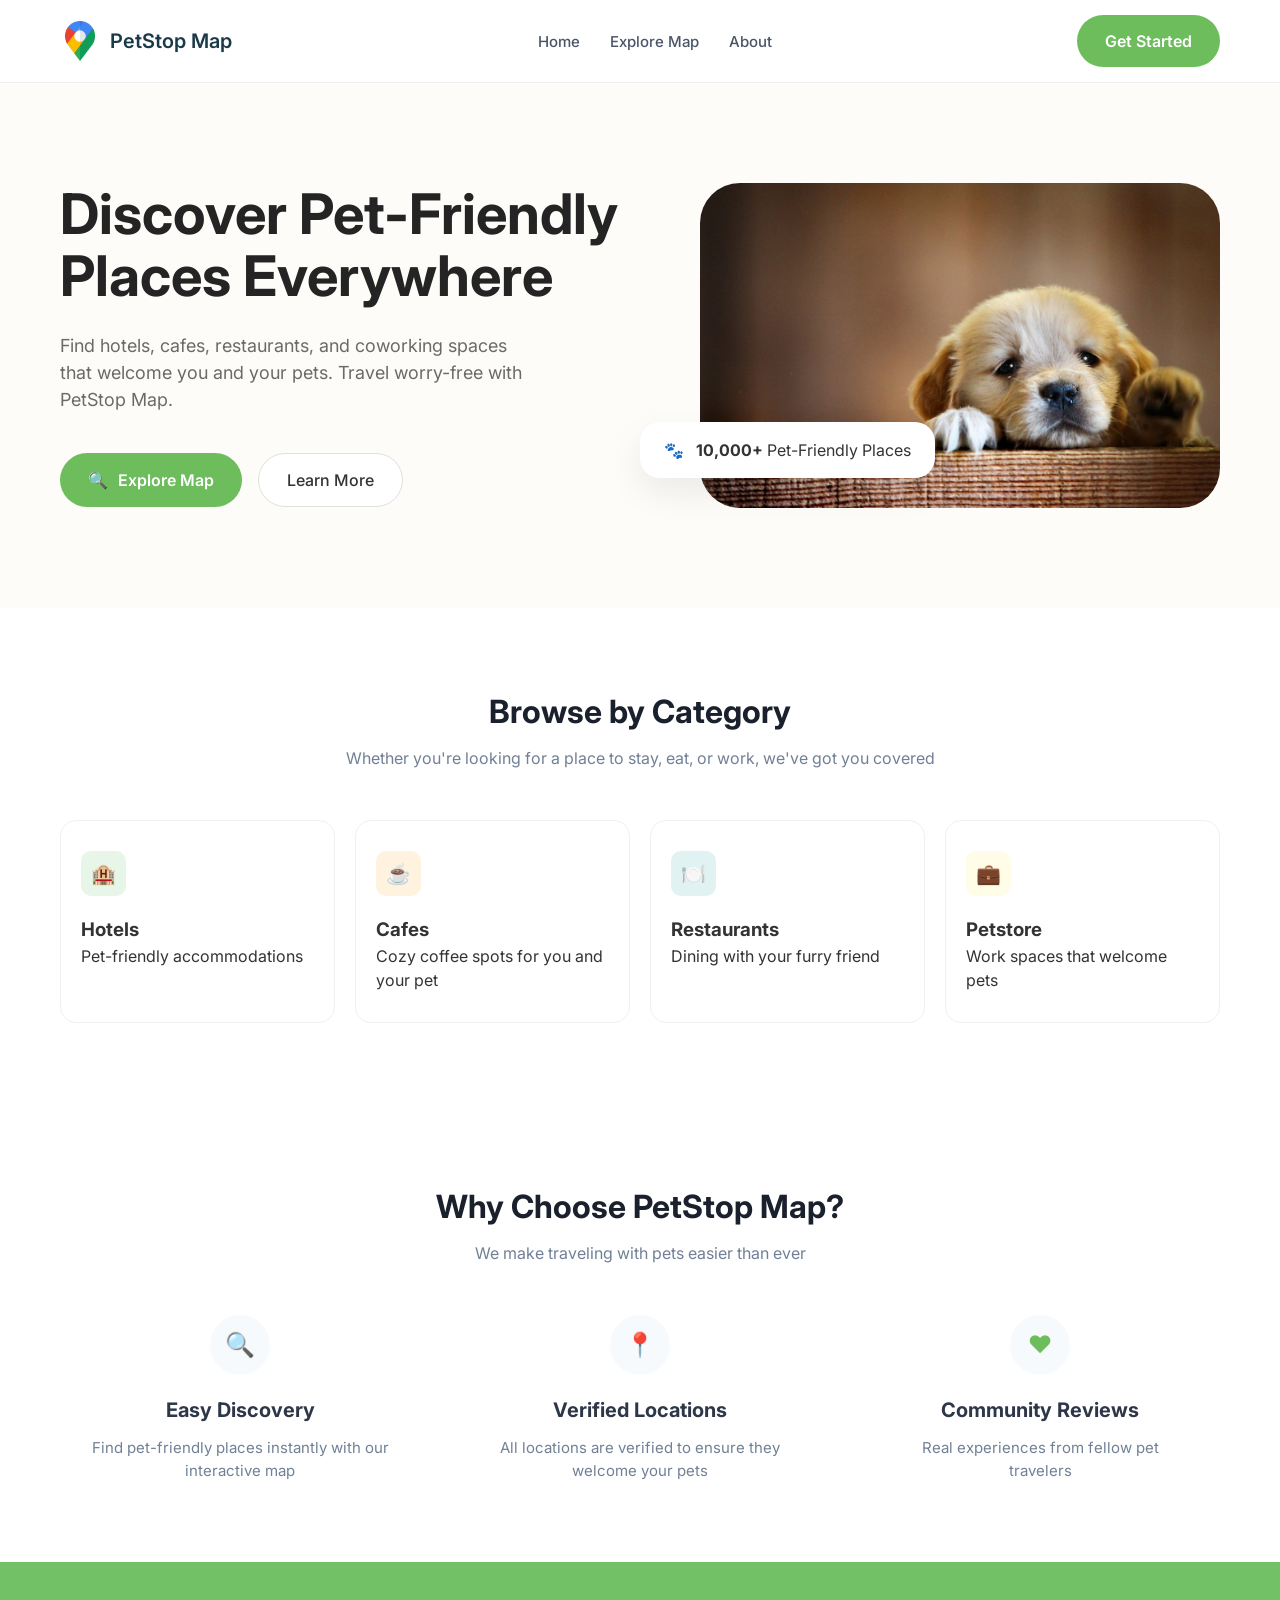
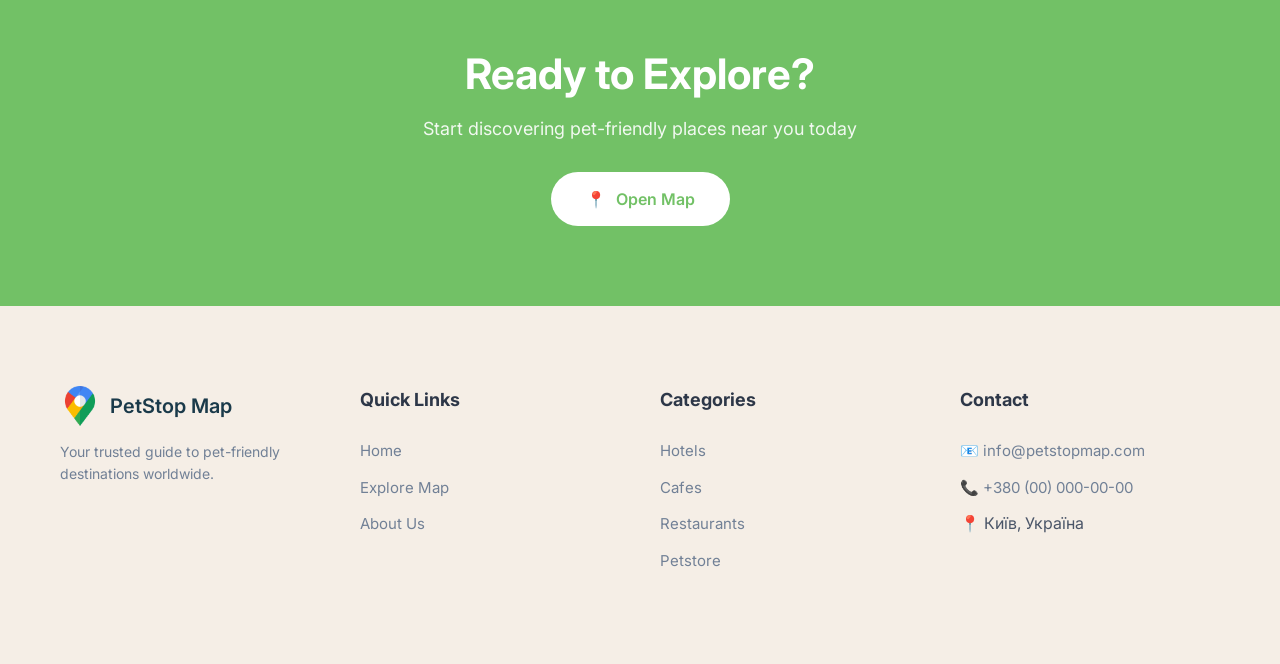
<file: index.html>
<!DOCTYPE html>
<html lang="en">
<head>
    <meta charset="UTF-8">
    <meta name="viewport" content="width=device-width, initial-scale=1.0">
    <title>PetStopMap</title>
    <link rel="stylesheet" href="styles.css" />
</head>
<body>
    <header>
        <div class="container">
            <div class="logo">
                <img src="logo.png" alt="logo">
                <h2>PetStop Map</h2>
            </div>

            <nav class="menu">
                <ul>
                    <li><a href="index.html">Home</a></li>
                    <li><a href="map1.html">Explore Map</a></li>
                    <li><a href="about.html">About</a></li>
                </ul>
            </nav>

            <a href="map1.html" class="btn btn-green">Get Started</a>
        </div>
    </header>

    <section class="hero">
        <div class="container hero-inner">
            <div class="hero-content">
                <h1>Discover Pet-Friendly Places Everywhere</h1>
                <p>Find hotels, cafes, restaurants, and coworking spaces that welcome you and your pets. Travel worry-free with PetStop Map.</p>
                
                <div class="hero-btns">
                    <a href="map1.html" class="btn btn-green">
                        <span class="icon">🔍</span> Explore Map
                    </a>
                    
                    <a href="about.html" class="btn btn-outline">Learn More</a>
                </div>
            </div>

            <div class="hero-image-container">
                <img src="main.jpg" alt="Corgi" class="main-img">
                
                <div class="stat-card">
                    <div class="stat-icon">🐾</div>
                    <div class="stat-text">
                        <strong>10,000+</strong>
                        <span>Pet-Friendly Places</span>
                    </div>
                </div>
            </div>
        </div>
    </section>



<section class="categories">
    <div class="container">
        <div class="section-header">
            <h2>Browse by Category</h2>
            <p>Whether you're looking for a place to stay, eat, or work, we've got you covered</p>
        </div>

        <div class="category-grid">
            <a href="map1.html?type=hotel" class="category-card">
                <div class="icon-box green-bg">🏨</div>
                <h3>Hotels</h3>
                <p>Pet-friendly accommodations</p>
            </a>
            <a href="map1.html?type=cafe" class="category-card">
                <div class="icon-box orange-bg">☕</div>
                <h3>Cafes</h3>
                <p>Cozy coffee spots for you and your pet</p>
            </a>
            <a href="map1.html?type=restaurant" class="category-card">
                <div class="icon-box teal-bg">🍽️</div>
                <h3>Restaurants</h3>
                <p>Dining with your furry friend</p>
            </a>
            <a href="map1.html?type=petstore" class="category-card">
                <div class="icon-box yellow-bg">💼</div>
                <h3>Petstore</h3>
                <p>Work spaces that welcome pets</p>
            </a>
        </div>
    </div>
</section>

<section class="features">
    <div class="container">
        <div class="section-header">
            <h2>Why Choose PetStop Map?</h2>
            <p>We make traveling with pets easier than ever</p>
        </div>

        <div class="features-grid">
            <div class="feature-item">
                <div class="circle-icon">🔍</div>
                <h4>Easy Discovery</h4>
                <p>Find pet-friendly places instantly with our interactive map</p>
            </div>
            <div class="feature-item">
                <div class="circle-icon">📍</div>
                <h4>Verified Locations</h4>
                <p>All locations are verified to ensure they welcome your pets</p>
            </div>
            <div class="feature-item">
                <div class="circle-icon">❤️</div>
                <h4>Community Reviews</h4>
                <p>Real experiences from fellow pet travelers</p>
            </div>
        </div>
    </div>
</section>

<section class="cta-section">
    <div class="container">
        <h2>Ready to Explore?</h2>
        <p>Start discovering pet-friendly places near you today</p>
        <a href="map1.html" class="btn-white-round">
            <span class="icon">📍</span> Open Map
        </a>
    </div>
</section>

<footer>
    <div class="container">
        <div class="footer-inner">
            <div class="footer-col">
                <div class="logo">
                    <img src="logo.png" alt="logo">
                    <h2>PetStop Map</h2>
                </div>
                <p class="footer-desc">Your trusted guide to pet-friendly destinations worldwide.</p>
            </div>

            <div class="footer-col">
                <h4>Quick Links</h4>
                <ul>
                    <li><a href="index.html">Home</a></li>
                    <li><a href="map1.html">Explore Map</a></li>
                    <li><a href="about.html">About Us</a></li>
                </ul>
            </div>

            <div class="footer-col">
                <h4>Categories</h4>
                <ul>
                    <li><a href="map1.html?type=hotel">Hotels</a></li>
                    <li><a href="map1.html?type=cafe">Cafes</a></li>
                    <li><a href="map1.html?type=restaurant">Restaurants</a></li>
                    <li><a href="map1.html?type=petstore">Petstore</a></li>
                </ul>
            </div>

            <div class="footer-col">
    <h4>Contact</h4>
    <ul class="footer-links">
        <li>
            <a href="mailto:info@petstopmap.com">
                <span class="icon">📧</span> info@petstopmap.com
            </a>
        </li>
        <li>
            <a href="tel:+380000000000">
                <span class="icon">📞</span> +380 (00) 000-00-00
            </a>
        </li>
        <li>
            <span class="icon">📍</span> Київ, Україна
        </li>
    </ul>
</div>
</body>
</html>
</file>
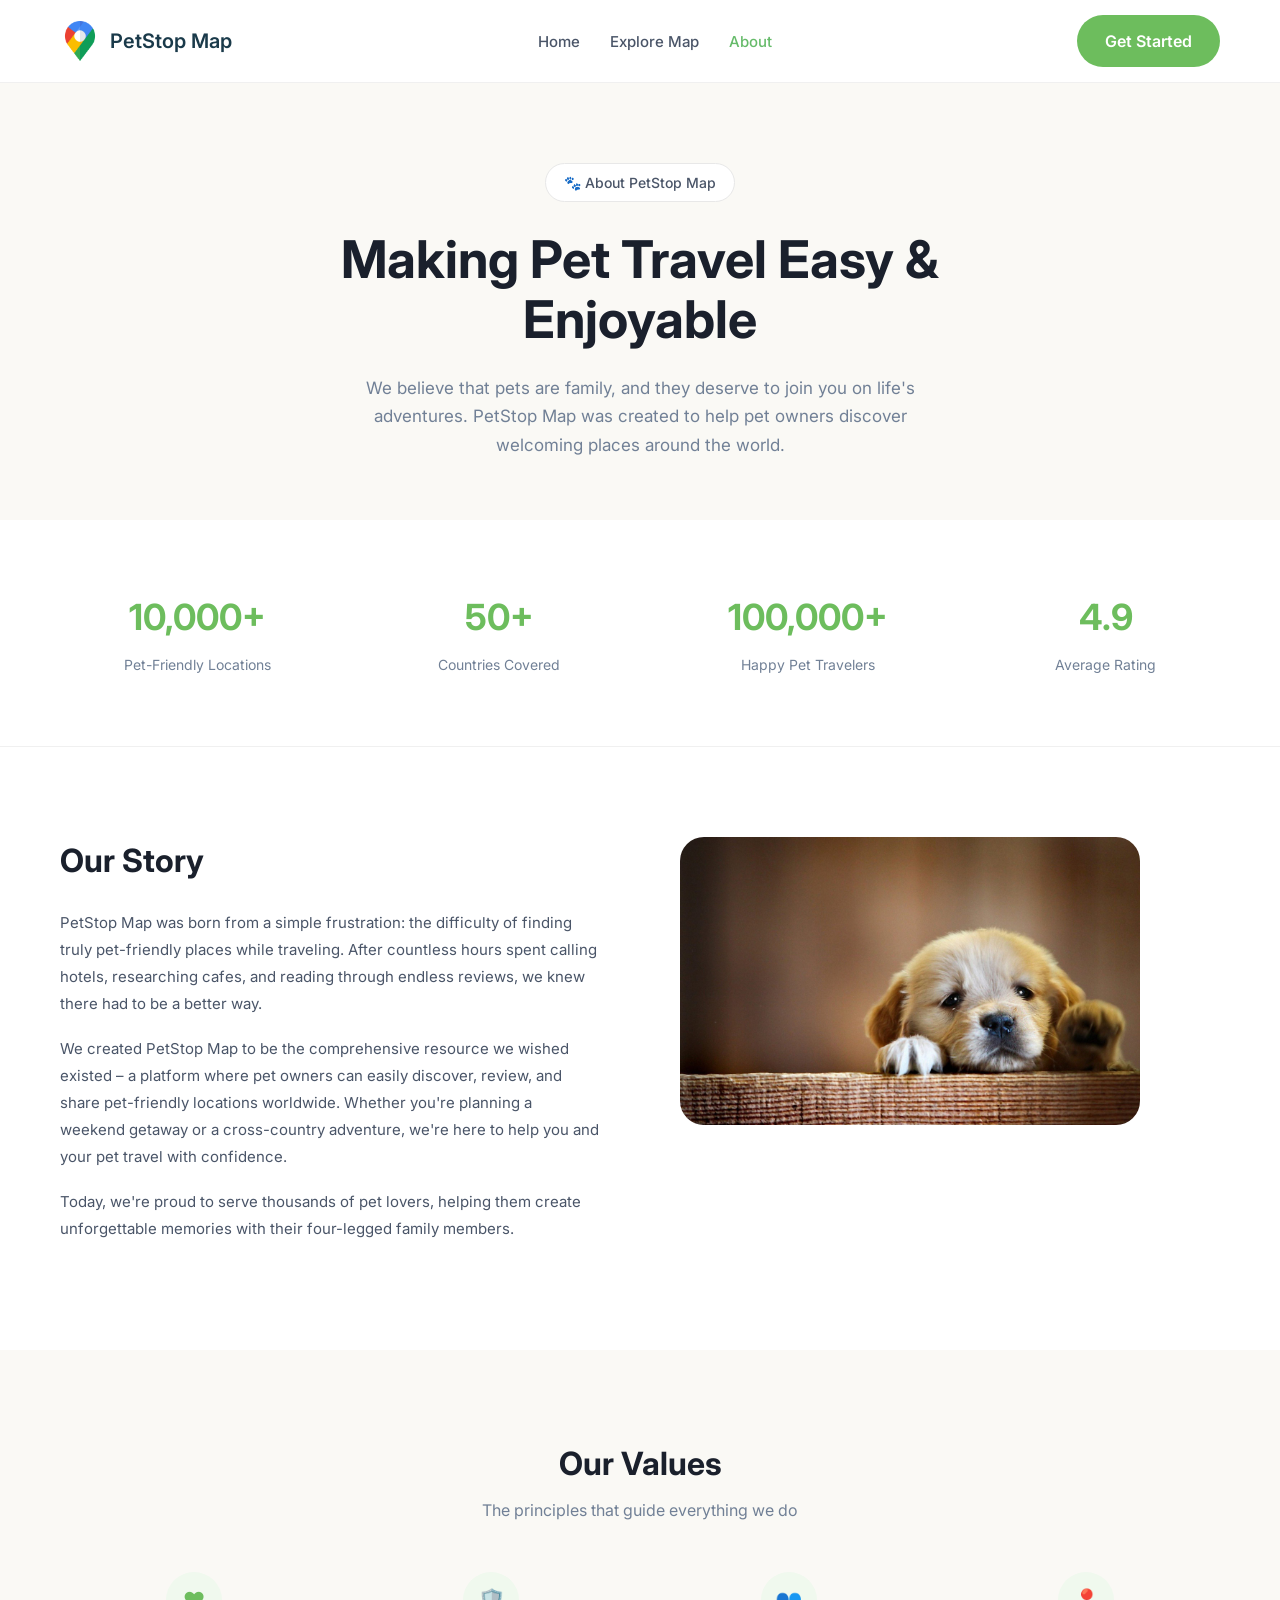
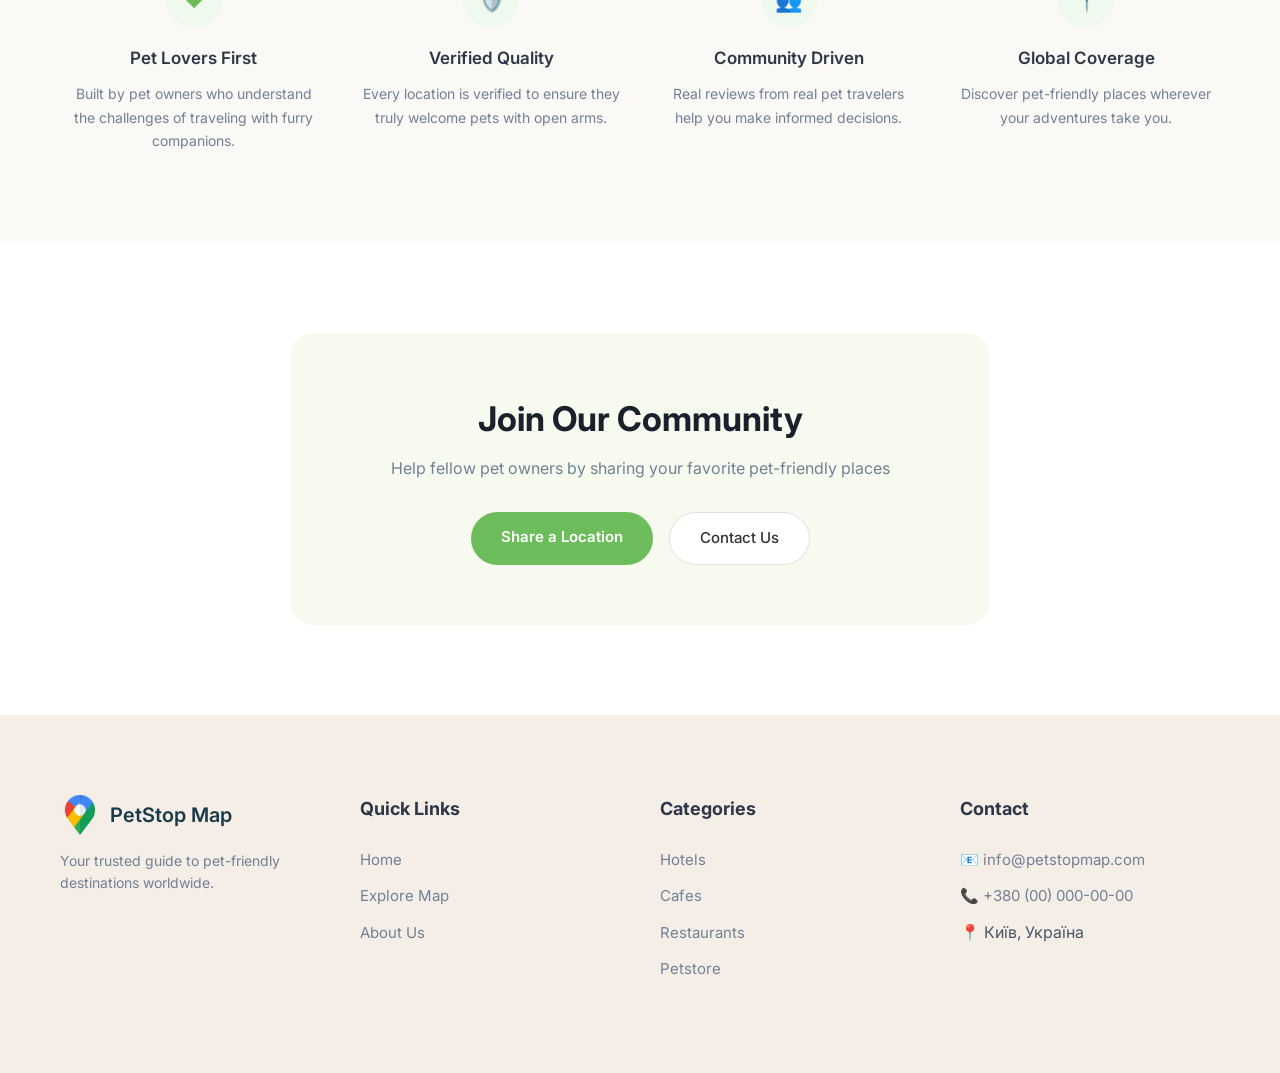
<file: about.html>
<!DOCTYPE html>
<html lang="en">
<head>
    <meta charset="UTF-8">
    <meta name="viewport" content="width=device-width, initial-scale=1.0">
    <title>About — PetStop Map</title>
    <link rel="stylesheet" href="styles.css" />
</head>
<body>

    <!-- хедер в.н. -->
    <header>
        <div class="container">
            <div class="logo">
                <img src="logo.png" alt="logo">
                <h2>PetStop Map</h2>
            </div>

            <nav class="menu">
                <ul>
                    <li><a href="index.html">Home</a></li>
                    <li><a href="map1.html">Explore Map</a></li>
                    <li><a href="about.html" class="active">About</a></li>
                </ul>
            </nav>

            <a href="map1.html" class="btn btn-green">Get Started</a>
        </div>
    </header>

    <!-- HERO -->
    <section class="about-hero">
        <div class="container">
            <div class="about-badge">
                🐾 About PetStop Map
            </div>
            <h1>Making Pet Travel Easy &amp; Enjoyable</h1>
            <p>We believe that pets are family, and they deserve to join you on life's adventures. PetStop Map was created to help pet owners discover welcoming places around the world.</p>
        </div>
    </section>

    <!-- STATS -->
    <section class="stats-section">
        <div class="container">
            <div class="stats-grid">
                <div class="stat-item">
                    <span class="stat-number">10,000+</span>
                    <span class="stat-label">Pet-Friendly Locations</span>
                </div>
                <div class="stat-item">
                    <span class="stat-number">50+</span>
                    <span class="stat-label">Countries Covered</span>
                </div>
                <div class="stat-item">
                    <span class="stat-number">100,000+</span>
                    <span class="stat-label">Happy Pet Travelers</span>
                </div>
                <div class="stat-item">
                    <span class="stat-number">4.9</span>
                    <span class="stat-label">Average Rating</span>
                </div>
            </div>
        </div>
    </section>

    <!-- OUR STORY -->
    <section class="story-section">
        <div class="container">
            <div class="story-inner">
                <div class="story-content">
                    <h2>Our Story</h2>
                    <p>PetStop Map was born from a simple frustration: the difficulty of finding truly pet-friendly places while traveling. After countless hours spent calling hotels, researching cafes, and reading through endless reviews, we knew there had to be a better way.</p>
                    <p>We created PetStop Map to be the comprehensive resource we wished existed – a platform where pet owners can easily discover, review, and share pet-friendly locations worldwide. Whether you're planning a weekend getaway or a cross-country adventure, we're here to help you and your pet travel with confidence.</p>
                    <p>Today, we're proud to serve thousands of pet lovers, helping them create unforgettable memories with their four-legged family members.</p>
                </div>
                <div class="story-image">
                    <img src="main.jpg" alt="Happy dog at a pet-friendly cafe">
                </div>
            </div>
        </div>
    </section>

    <!-- VALUES -->
    <section class="values-section">
        <div class="container">
            <div class="section-header">
                <h2>Our Values</h2>
                <p>The principles that guide everything we do</p>
            </div>

            <div class="values-grid">
                <div class="value-item">
                    <div class="value-icon">❤️</div>
                    <h4>Pet Lovers First</h4>
                    <p>Built by pet owners who understand the challenges of traveling with furry companions.</p>
                </div>
                <div class="value-item">
                    <div class="value-icon">🛡️</div>
                    <h4>Verified Quality</h4>
                    <p>Every location is verified to ensure they truly welcome pets with open arms.</p>
                </div>
                <div class="value-item">
                    <div class="value-icon">👥</div>
                    <h4>Community Driven</h4>
                    <p>Real reviews from real pet travelers help you make informed decisions.</p>
                </div>
                <div class="value-item">
                    <div class="value-icon">📍</div>
                    <h4>Global Coverage</h4>
                    <p>Discover pet-friendly places wherever your adventures take you.</p>
                </div>
            </div>
        </div>
    </section>

    <!-- JOIN COMMUNITY -->
    <section class="join-section">
        <div class="container">
            <div class="join-card">
                <h2>Join Our Community</h2>
                <p>Help fellow pet owners by sharing your favorite pet-friendly places</p>
                <div class="join-btns">
                    <a href="map1.html" class="btn-green-round">Share a Location</a>
                    <a href="about.html" class="btn-outline-round">Contact Us</a>
                </div>
            </div>
        </div>
    </section>

    <!-- футер н.ч. -->
    <footer>
        <div class="container">
            <div class="footer-inner">
                <div class="footer-col">
                    <div class="logo">
                        <img src="logo.png" alt="logo">
                        <h2>PetStop Map</h2>
                    </div>
                    <p class="footer-desc">Your trusted guide to pet-friendly destinations worldwide.</p>
                </div>

                <div class="footer-col">
                    <h4>Quick Links</h4>
                    <ul>
                        <li><a href="index.html">Home</a></li>
                        <li><a href="map1.html">Explore Map</a></li>
                        <li><a href="about.html">About Us</a></li>
                    </ul>
                </div>

                <div class="footer-col">
                <h4>Categories</h4>
                <ul>
                    <li><a href="map1.html?type=hotel">Hotels</a></li>
                    <li><a href="map1.html?type=cafe">Cafes</a></li>
                    <li><a href="map1.html?type=restaurant">Restaurants</a></li>
                    <li><a href="map1.html?type=petstore">Petstore</a></li>
                </ul>
            </div>

                <div class="footer-col">
    <h4>Contact</h4>
    <ul class="footer-links">
        <li>
            <a href="mailto:info@petstopmap.com">
                <span class="icon">📧</span> info@petstopmap.com
            </a>
        </li>
        <li>
            <a href="tel:+380000000000">
                <span class="icon">📞</span> +380 (00) 000-00-00
            </a>
        </li>
        <li>
            <span class="icon">📍</span> Київ, Україна
        </li>
    </ul>
</div>
</body>
</html>
</file>
<file: styles.css>
/* Підключення шрифту */
@import url('https://fonts.googleapis.com/css2?family=Inter:wght@400;500;600;700&display=swap');

* {
    box-sizing: border-box;
    margin: 0;
    padding: 0;
}

body {
    font-family: 'Inter', sans-serif;
    background-color: #ffffff;
    color: #333;
    line-height: 1.5;
}

/* --- ГЛОБАЛЬНИЙ КОНТЕЙНЕР --- */
.container {
    max-width: 1200px; 
    margin: 0 auto;
    padding: 0 20px;
}

/* --- HEADER --- */
header {
    border-bottom: 1px solid #f0f0f0; 
}

header .container {
    display: flex; 
    align-items: center;
    justify-content: space-between;
    padding: 15px 20px;
}

.logo {
    display: flex;
    align-items: center;
    gap: 10px;
}

.logo img {
    height: 40px; 
    width: auto;
}

.logo h2 {
    font-size: 20px;
    font-weight: 600;
    color: #1a3a4a;
}

.menu ul {
    display: flex;
    gap: 30px;
    list-style: none;
}

.menu ul li a {
    text-decoration: none;
    color: #4a5568; 
    font-size: 15px;
    font-weight: 500;
    transition: 0.2s;
}

.menu ul li a:hover, .menu ul li a.active {
    color: #66bb6a;
}

/* --- HERO SECTION --- */
.hero {
    padding: 100px 0; 
    background-color: #fdfcf9; 
}

.hero-inner {
    display: flex;
    align-items: center;
    justify-content: space-between;
    gap: 40px;
}

.hero-content {
    flex: 1;
}

.hero-content h1 {
    font-size: 56px; 
    font-weight: 700;
    line-height: 1.1;
    color: #242424;
    margin-bottom: 24px;
}

.hero-content p {
    font-size: 18px;
    color: #6a6a6a;
    margin-bottom: 40px;
    max-width: 480px;
}

.hero-btns {
    display: flex;
    gap: 16px;
}

/* Кнопки */
/* Базова кнопка */
.btn {
    display: inline-flex;
    align-items: center;
    gap: 10px;
    padding: 12px 26px;
    background-color: #6dbd5d;
    color: white; 
    border: none;
    border-radius: 50px;
    font-size: 15px;
    font-weight: 600;
    cursor: pointer;
    transition: 0.3s;
    font-family: 'Inter', sans-serif;
    
    
    text-decoration: none; 
}

.btn:hover {
    background-color: #5caa4d;
    color: white; 
    text-decoration: none;
}


.btn-green {
    padding: 14px 28px;
    font-size: 16px;
    color: white;
    text-decoration: none;
}

.btn-outline {
    display: inline-flex; 
    align-items: center;
    padding: 14px 28px;
    background-color: white;
    color: #333;
    border: 1px solid #e0e0e0;
    border-radius: 50px;
    font-size: 16px;
    font-weight: 500;
    cursor: pointer;
    transition: 0.3s;
    
    
    text-decoration: none; 
}

.btn-outline:hover {
    background-color: #f8f8f8;
    text-decoration: none;
    color: #333;
}
.hero-image-container {
    flex: 1;
    position: relative;
    display: flex;
    justify-content: flex-end;
}

.main-img {
    width: 100%;
    max-width: 520px;
    border-radius: 40px; 
    object-fit: cover;
}

.stat-card {
    position: absolute;
    bottom: 30px;
    left: -20px; 
    background: white;
    padding: 16px 24px;
    border-radius: 20px;
    display: flex;
    align-items: center;
    gap: 12px;
    box-shadow: 0 15px 35px rgba(0, 0, 0, 0.07);
}

/* --- СЕКЦІЇ КАТЕГОРІЙ ТА ПЕРЕВАГ  --- */

.categories, .features {
    padding: 80px 0;
}

.categories .container, 
.features .container {
    display: block; 
}

.section-header {
    text-align: center;
    margin-bottom: 50px;
}

.section-header h2 {
    font-size: 32px;
    font-weight: 700;
    color: #1a202c;
    margin-bottom: 10px;
}

.section-header p {
    color: #718096;
    max-width: 600px;
    margin: 0 auto;
}

/* Сітка карток */
.category-grid {
    display: flex;
    justify-content: space-between;
    gap: 20px;
}

.category-card {
    flex: 1;
    background: #fff;
    border: 1px solid #f0f0f0;
    border-radius: 16px;
    padding: 30px 20px;
    text-decoration: none;
    color: inherit;
    transition: 0.3s;
}

.category-card:hover {
    transform: translateY(-5px);
    box-shadow: 0 10px 20px rgba(0,0,0,0.05);
}

/* Іконки категорій */
.icon-box {
    width: 45px;
    height: 45px;
    border-radius: 10px;
    display: flex;
    align-items: center;
    justify-content: center;
    font-size: 20px;
    margin-bottom: 20px;
}

.green-bg { background-color: #e8f5e9; }
.orange-bg { background-color: #fff3e0; }
.teal-bg { background-color: #e0f2f1; }
.yellow-bg { background-color: #fffde7; }

/* Сітка переваг */
.features-grid {
    display: flex;
    justify-content: space-around;
    gap: 40px;
    text-align: center;
}

.feature-item {
    flex: 1;
    max-width: 300px;
}

.circle-icon {
    width: 60px;
    height: 60px;
    background-color: #f7fafc;
    border-radius: 50%;
    display: flex;
    align-items: center;
    justify-content: center;
    font-size: 24px;
    margin: 0 auto 20px;
    color: #6dbd5d;
}

.feature-item h4 {
    font-size: 20px;
    color: #2d3748;
    margin-bottom: 12px;
}

.feature-item p {
    font-size: 15px;
    color: #718096;
}


/* --- СЕКЦІЯ CTA --- */
.cta-section {
    background-color: #72c166; 
    padding: 80px 0;
    text-align: center;
    color: white;
}

.cta-section h2 {
    font-size: 42px;
    font-weight: 700;
    margin-bottom: 10px;
}

.cta-section p {
    font-size: 18px;
    opacity: 0.9;
    margin-bottom: 30px;
}

.btn-white-round {
    display: inline-flex;
    align-items: center;
    gap: 10px;
    background-color: white;
    color: #72c166;
    padding: 15px 35px;
    border-radius: 50px;
    text-decoration: none;
    font-weight: 600;
    font-size: 16px;
    transition: 0.3s;
}

.btn-white-round:hover {
    transform: scale(1.05);
    box-shadow: 0 10px 20px rgba(0,0,0,0.1);
}

/* --- FOOTER --- */
footer {
    background-color: #f5eee6;
    padding: 80px 0;
    color: #4a5568;
}


footer .container {
    display: block; 
}

.footer-inner {
    display: flex;
    justify-content: space-between;
    gap: 40px;
}

.footer-col {
    flex: 1;
}

.footer-col h4 {
    color: #2d3748;
    margin-bottom: 25px;
    font-size: 18px;
    font-weight: 700;
}

.footer-desc {
    margin-top: 15px;
    font-size: 14px;
    line-height: 1.6;
    color: #718096;
}

.footer-col ul {
    list-style: none;
    padding: 0;
}

.footer-col ul li {
    margin-bottom: 12px;
}

.footer-col ul li a {
    text-decoration: none;
    color: #718096;
    font-size: 15px;
    transition: 0.2s;
}

.footer-col ul li a:hover {
    color: #72c166;
}

.contact-item {
    display: flex;
    align-items: center;
    gap: 10px;
    font-size: 15px;
}

.contact-item a {
    text-decoration: none;
    color: #718096;
}



/* Hero */
.about-hero {
    background-color: #faf9f5;
    padding: 80px 0 60px;
    text-align: center;
}

.about-badge {
    display: inline-flex;
    align-items: center;
    gap: 8px;
    background: white;
    border: 1px solid #e8e8e8;
    border-radius: 50px;
    padding: 8px 18px;
    font-size: 14px;
    font-weight: 500;
    color: #4a5568;
    margin-bottom: 28px;
}

.about-hero h1 {
    font-size: 52px;
    font-weight: 700;
    color: #1a202c;
    line-height: 1.15;
    max-width: 680px;
    margin: 0 auto 24px;
}

.about-hero p {
    font-size: 17px;
    color: #718096;
    max-width: 600px;
    margin: 0 auto;
    line-height: 1.7;
}

/* Stats */
.stats-section {
    padding: 70px 0;
    background: white;
    border-bottom: 1px solid #f0f0f0;
}

.stats-grid {
    display: flex;
    justify-content: space-around;
    gap: 40px;
    text-align: center;
}

.stat-item .stat-number {
    font-size: 36px;
    font-weight: 700;
    color: #6dbd5d;
    display: block;
    margin-bottom: 8px;
}

.stat-item .stat-label {
    font-size: 14px;
    color: #718096;
}

/* Our Story */
.story-section {
    padding: 90px 0;
    background: white;
}

.story-inner {
    display: flex;
    align-items: flex-start;
    gap: 80px;
}

.story-content {
    flex: 1;
}

.story-content h2 {
    font-size: 32px;
    font-weight: 700;
    color: #1a202c;
    margin-bottom: 24px;
}

.story-content p {
    font-size: 15px;
    color: #4a5568;
    line-height: 1.8;
    margin-bottom: 18px;
}

.story-image {
    flex: 1;
}

.story-image img {
    width: 100%;
    max-width: 460px;
    border-radius: 24px;
    object-fit: cover;
    display: block;
}

/* Values */
.values-section {
    padding: 90px 0;
    background: #faf9f5;
}

.values-grid {
    display: flex;
    justify-content: space-around;
    gap: 30px;
    text-align: center;
    margin-top: 50px;
}

.value-item {
    flex: 1;
    max-width: 260px;
}

.value-icon {
    width: 56px;
    height: 56px;
    background-color: #f0f9ee;
    border-radius: 50%;
    display: flex;
    align-items: center;
    justify-content: center;
    font-size: 22px;
    margin: 0 auto 18px;
    color: #6dbd5d;
}

.value-item h4 {
    font-size: 17px;
    font-weight: 600;
    color: #2d3748;
    margin-bottom: 10px;
}

.value-item p {
    font-size: 14px;
    color: #718096;
    line-height: 1.7;
}

/* Join Community */
.join-section {
    padding: 90px 0;
    background: white;
}

.join-card {
    background: #f7faef;
    border-radius: 24px;
    padding: 60px 40px;
    text-align: center;
    max-width: 700px;
    margin: 0 auto;
}

.join-card h2 {
    font-size: 34px;
    font-weight: 700;
    color: #1a202c;
    margin-bottom: 12px;
}

.join-card p {
    font-size: 16px;
    color: #718096;
    margin-bottom: 32px;
}

.join-btns {
    display: flex;
    justify-content: center;
    gap: 16px;
}

.btn-green-round {
    padding: 14px 30px;
    background-color: #6dbd5d;
    color: white;
    border: none;
    border-radius: 50px;
    font-size: 15px;
    font-weight: 600;
    cursor: pointer;
    transition: 0.3s;
    text-decoration: none;
    display: inline-block;
}

.btn-green-round:hover {
    background-color: #5caa4d;
}

.btn-outline-round {
    padding: 14px 30px;
    background: white;
    color: #333;
    border: 1px solid #e0e0e0;
    border-radius: 50px;
    font-size: 15px;
    font-weight: 500;
    cursor: pointer;
    transition: 0.3s;
    text-decoration: none;
    display: inline-block;
}

.btn-outline-round:hover {
    border-color: #bbb;
}
</file>
